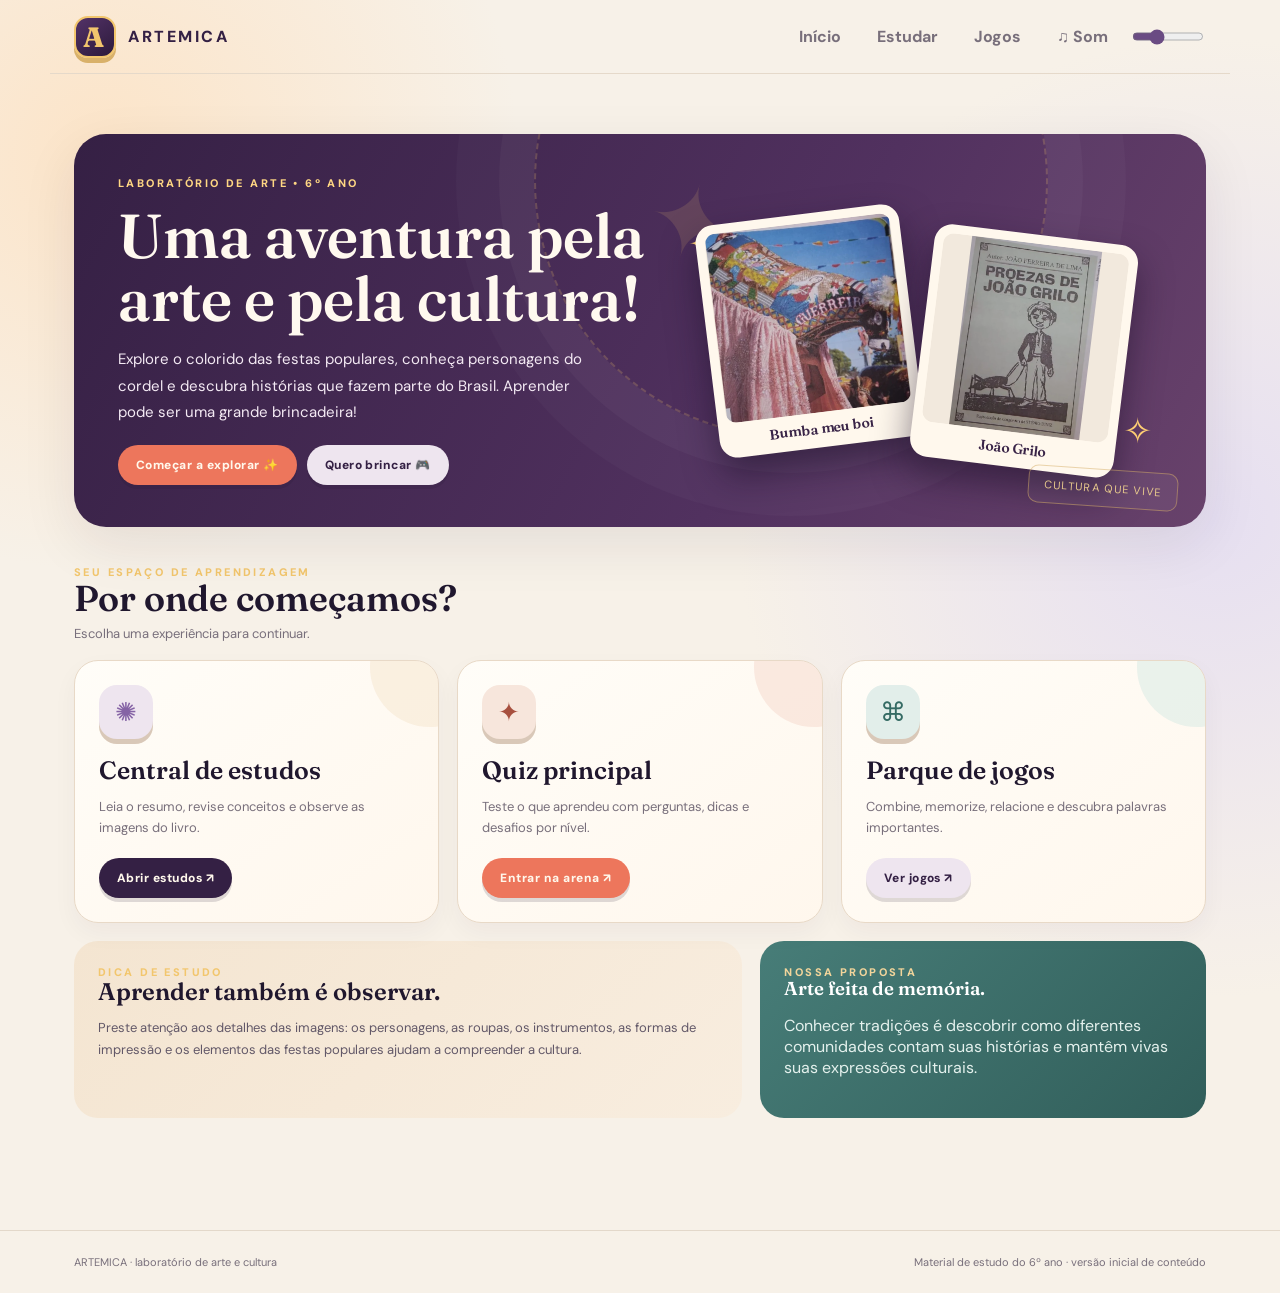
<file: index.html>
<!doctype html>
<html lang="pt-BR">
<head>
<meta charset="utf-8">
<meta name="viewport" content="width=device-width,initial-scale=1">
<meta name="theme-color" content="#17152a">
<meta name="description" content="ArteMica — laboratório de arte e cultura popular para o 6º ano.">
<link rel="manifest" href="manifest.webmanifest">
<link rel="icon" href="assets/icon-192.png">
<title>ArteMica — Laboratório de Arte</title>
<style>
@import url('https://fonts.googleapis.com/css2?family=DM+Sans:wght@400;500;600;700;800&family=Fraunces:opsz,wght@9..144,500;9..144,600;9..144,700&display=swap');
:root{--ink:#211b32;--paper:#f5f0e7;--cream:#fffaf1;--violet:#6a4b83;--plum:#382447;--coral:#dc765e;--gold:#d5ae67;--teal:#477d78;--muted:#786f7b;--line:#e3d8ca;--shadow:0 18px 55px #24142a16}
*{box-sizing:border-box}html{scroll-behavior:smooth}body{margin:0;background:var(--paper);color:var(--ink);font-family:'DM Sans',sans-serif}
button{font:inherit;cursor:pointer;border:0}.shell{max-width:1180px;margin:auto;padding:0 24px}
.topbar{height:74px;display:flex;align-items:center;justify-content:space-between;border-bottom:1px solid #ded3c6}
.brand{display:flex;gap:12px;align-items:center;font-weight:800;letter-spacing:.13em;color:var(--plum)}
.mark{width:42px;height:42px;border-radius:14px;background:var(--plum);display:grid;place-items:center;color:var(--gold);font-family:Fraunces;font-size:28px;box-shadow:0 6px 18px #38244733}
.topnav{display:flex;gap:8px}.ghost{background:transparent;padding:10px 14px;border-radius:999px;color:var(--muted);font-weight:700}.ghost:hover{background:#e9dfd3;color:var(--plum)}
.hero{position:relative;overflow:hidden;border-radius:30px;background:var(--plum);color:#fff9ef;margin:28px 0 26px;padding:46px 48px;min-height:310px;box-shadow:var(--shadow)}
.hero:before{content:"";position:absolute;right:-80px;top:-160px;width:470px;height:470px;border:1px solid #ffffff20;border-radius:50%;box-shadow:0 0 0 34px #ffffff08,0 0 0 70px #ffffff06,0 0 0 108px #ffffff05}
.hero:after{content:"✳";position:absolute;right:105px;top:30px;font-size:190px;color:#d5ae671c;transform:rotate(-12deg)}
.eyebrow{text-transform:uppercase;letter-spacing:.22em;font-size:11px;font-weight:800;color:var(--gold)}
h1,h2,h3{font-family:Fraunces,serif;font-weight:600;margin:0;line-height:1.06}
.hero h1{font-size:clamp(42px,6vw,68px);max-width:650px;margin:14px 0}
.hero p{color:#e8dce7;max-width:540px;line-height:1.7;font-size:15px}
.hero .stamp{position:absolute;right:42px;bottom:32px;z-index:1;border:1px solid #d5ae6780;color:#e7c98c;padding:11px 15px;border-radius:10px;font-size:11px;letter-spacing:.12em;text-transform:uppercase;transform:rotate(-5deg)}
.section-head{display:flex;justify-content:space-between;align-items:end;margin:36px 0 16px;gap:18px}
.section-head h2{font-size:32px}.section-head p{color:var(--muted);font-size:13px;margin:8px 0 0}
.grid{display:grid;grid-template-columns:repeat(3,1fr);gap:16px}
.card{background:var(--cream);border:1px solid var(--line);border-radius:22px;padding:23px;box-shadow:0 7px 22px #29192a08;transition:.2s}
.card:hover{transform:translateY(-3px);box-shadow:var(--shadow)}
.card .symbol{width:48px;height:48px;border-radius:16px;display:grid;place-items:center;font-size:23px;margin-bottom:18px;background:#eee5ef;color:var(--violet)}
.card:nth-child(2) .symbol{background:#f7e6dc;color:#a7503f}.card:nth-child(3) .symbol{background:#e2eeea;color:#356b64}
.card h3{font-size:23px;margin-bottom:8px}.card p{font-size:13px;color:var(--muted);line-height:1.6;min-height:42px}
.action{background:var(--plum);color:#fff8ec;border-radius:999px;padding:12px 18px;font-weight:800;font-size:12px;letter-spacing:.04em}
.action:hover{background:#563563}.action.secondary{background:#eee5ef;color:var(--plum)}.action.coral{background:var(--coral)}.action:disabled{opacity:.45;cursor:not-allowed}
.feature-row{display:grid;grid-template-columns:1.2fr .8fr;gap:16px;margin:18px 0 42px}
.note{background:#e9dfd0;border-radius:22px;padding:24px}.note h3{font-size:24px;margin-bottom:10px}.note p{font-size:13px;line-height:1.7;color:#625868}
.note-dark{background:#477d78;color:#fff;border-radius:22px;padding:24px}.note-dark p{color:#e4f1ed}
.screen{display:none;padding:34px 0 70px}.screen.active{display:block}
.back{background:transparent;color:var(--muted);font-weight:700;padding:7px 0 18px}
.panel{background:var(--cream);border:1px solid var(--line);border-radius:24px;padding:26px;box-shadow:var(--shadow)}
.lesson p{line-height:1.8;color:#514958}.lesson h3{margin:24px 0 8px;font-size:24px}
.lesson ul{line-height:1.8;color:#514958;padding-left:22px}
.lesson-grid{display:grid;grid-template-columns:1fr 1fr;gap:18px}
.page-image{width:100%;height:260px;object-fit:contain;background:#eee8e1;border-radius:14px;border:1px solid var(--line);cursor:zoom-in}
.figcap{font-size:11px;color:var(--muted);margin-top:7px}
.quiz-layout{display:grid;grid-template-columns:1fr 280px;gap:18px}
.kicker{font-size:11px;letter-spacing:.18em;text-transform:uppercase;color:var(--violet);font-weight:800}
.question{font-family:Fraunces,serif;font-size:clamp(25px,4vw,38px);line-height:1.2;margin:16px 0 25px}
.answers{display:grid;gap:10px}.answer{background:#f6f0e8;border:1px solid var(--line);border-radius:14px;padding:15px 17px;text-align:left;color:var(--ink);font-weight:700}
.answer:hover{border-color:var(--violet);background:#f0e9f3}.answer.correct{background:#e0eee8;border-color:#6b9b83}.answer.wrong{background:#f7e3df;border-color:#cb7669}
.feedback{margin-top:15px;padding:14px;border-radius:14px;background:#f0e9f3;color:var(--plum);line-height:1.6;font-size:13px}
.progress{height:7px;background:#e9dfd3;border-radius:99px;overflow:hidden;margin:12px 0}.progress span{display:block;height:100%;background:var(--coral);width:0}
.meta{display:flex;justify-content:space-between;color:var(--muted);font-size:12px;font-weight:700}
.sidebar{display:grid;gap:12px;align-content:start}.stat{background:#eee5ef;border-radius:17px;padding:17px}.stat strong{display:block;font:600 30px Fraunces;color:var(--plum)}.stat small{font-size:11px;color:var(--muted);text-transform:uppercase;letter-spacing:.1em}
.levels{display:grid;grid-template-columns:repeat(3,1fr);gap:12px;margin:16px 0}
.level{border:1px solid var(--line);border-radius:16px;background:#f8f3ec;padding:16px;text-align:left}.level.selected{border:2px solid var(--violet);background:#f0e9f3}.level strong{display:block;font:600 22px Fraunces}.level small{display:block;color:var(--muted);margin-top:5px}
.game-grid{display:grid;grid-template-columns:repeat(2,1fr);gap:14px}
.game-tile{background:var(--cream);border:1px solid var(--line);border-radius:18px;padding:21px;text-align:left;min-height:135px}.game-tile b{display:block;font:600 22px Fraunces;margin:8px 0}.game-tile span{font-size:12px;color:var(--muted)}
.match-grid{display:grid;grid-template-columns:repeat(2,1fr);gap:10px;margin-top:15px}
.match-item{background:#f5eee5;border:1px solid var(--line);border-radius:13px;padding:14px;text-align:left;font-weight:700;min-height:66px}.match-item.selected{border:2px solid var(--violet);background:#f0e9f3}.match-item.done{background:#e0eee8;opacity:.6}
.memory-grid{display:grid;grid-template-columns:repeat(4,1fr);gap:9px;margin-top:16px}
.memory-card{aspect-ratio:1;background:var(--plum);color:#f3d9a4;border-radius:13px;font-size:23px;font-weight:800}.memory-card.revealed{background:#eee5ef;color:var(--plum);font-size:12px;padding:8px}.cross-grid{display:grid;grid-template-columns:repeat(7,38px);gap:4px;margin:18px 0}.cross-cell{width:38px;height:38px;text-align:center;text-transform:uppercase;font-weight:800;border:1px solid #cfc1b1;border-radius:7px;background:#fffaf1;color:var(--plum);font-size:17px}.cross-cell.empty{visibility:hidden}
.word-list{display:flex;flex-wrap:wrap;gap:8px;margin-top:12px}.word{background:#efe5ef;padding:8px 12px;border-radius:999px;font-size:12px;font-weight:800}
footer{border-top:1px solid var(--line);padding:24px 0;color:var(--muted);font-size:11px}
.modal{display:none;position:fixed;inset:0;background:#171322cc;z-index:10;place-items:center;padding:20px}.modal.open{display:grid}.modal img{max-width:94vw;max-height:88vh;border-radius:14px;background:white}
@media(max-width:850px){.grid{grid-template-columns:1fr 1fr}.quiz-layout,.feature-row{grid-template-columns:1fr}.sidebar{grid-template-columns:repeat(3,1fr)}}
@media(max-width:600px){.shell{padding:0 15px}.topbar{height:64px}.topnav .ghost:nth-child(2){display:none}.hero{padding:30px 25px;min-height:330px}.hero .stamp{right:20px;bottom:20px}.grid,.lesson-grid,.game-grid{grid-template-columns:1fr}.section-head{align-items:start;flex-direction:column}.levels{grid-template-columns:1fr}.sidebar{grid-template-columns:1fr 1fr}.memory-grid{grid-template-columns:repeat(3,1fr)}.panel{padding:19px}}

/* ARTE MICA — nova identidade da tela inicial */
:root{--ink:#20172e;--paper:#f7f1e8;--cream:#fffdf8;--plum:#342044;--coral:#ed765c;--gold:#f2c66d;--teal:#4b9b91;--violet:#8563a5}
body{background:radial-gradient(circle at 8% 12%,#fce4c8 0,transparent 26rem),radial-gradient(circle at 95% 40%,#e6dff1 0,transparent 30rem),var(--paper)}
.topbar{border-bottom:1px solid #e5d9ca}.brand{letter-spacing:.16em}.mark{background:linear-gradient(145deg,#533267,#2c1a3b);border:2px solid #f2c66d;box-shadow:0 5px 0 #d9b16a}
.hero{min-height:390px;margin:26px 0 34px;padding:42px 44px;border-radius:32px;background:linear-gradient(118deg,#352044 0%,#51315f 62%,#68426b 100%);isolation:isolate;display:grid;grid-template-columns:1.05fr .95fr;align-items:center;gap:16px}
.hero:before{right:14%;top:-210px;width:510px;height:510px;border:2px dashed #f2c66d38;box-shadow:0 0 0 35px #ffffff08,0 0 0 78px #ffffff06}
.hero:after{content:"✦";right:42%;top:24px;font-size:100px;color:#f2c66d25;transform:rotate(15deg)}
.hero-copy{position:relative;z-index:2}.hero .eyebrow{color:#ffd783}.hero h1{font-size:clamp(38px,5vw,62px);max-width:600px;line-height:1.02;margin:14px 0 16px}.hero p{font-size:15px;max-width:490px;line-height:1.75;color:#f4eaf4}.hero .stamp{right:28px;bottom:20px;transform:rotate(4deg);background:#ffffff0c}
.hero-art{position:relative;z-index:1;display:flex;align-items:center;justify-content:center;gap:12px;min-height:275px}.hero-art figure{margin:0;position:relative;background:#fff8ed;padding:9px 9px 35px;border-radius:18px;box-shadow:0 18px 35px #160c2180;transform:rotate(-7deg);width:min(46%,205px)}.hero-art figure+figure{transform:rotate(7deg) translateY(20px)}.hero-art img{display:block;width:100%;height:190px;object-fit:contain;background:#f2e9dd;border-radius:11px}.hero-art figcaption{position:absolute;bottom:10px;left:8px;right:8px;text-align:center;font:600 14px Fraunces,serif;color:#392447}.hero-art .spark{position:absolute;color:#ffcf73;font-size:35px}.hero-art .spark.one{left:3%;top:10%}.hero-art .spark.two{right:2%;bottom:5%}
.section-head{margin:38px 0 18px}.section-head h2{font-size:clamp(28px,4vw,36px)}
.grid{gap:18px}.card{position:relative;overflow:hidden;min-height:225px;padding:24px;border-radius:24px;border:1px solid #e8d9c7;background:linear-gradient(145deg,#fffdf8,#fff7ed);box-shadow:0 10px 24px #3520440b}.card:after{content:"";position:absolute;width:120px;height:120px;border-radius:50%;right:-52px;top:-54px;background:#f4dfc6;opacity:.42}.card:nth-child(2):after{background:#f4cfc3}.card:nth-child(3):after{background:#cde4df}.card .symbol{width:54px;height:54px;border-radius:18px;font-size:26px;box-shadow:0 5px 0 #d9c8b8}.card h3{font-size:25px}.card p{min-height:48px;font-size:13px}.action{box-shadow:0 4px 0 #26152f26;transition:transform .15s,box-shadow .15s}.action:hover{transform:translateY(-2px);box-shadow:0 6px 0 #26152f26}
.feature-row{gap:18px}.note,.note-dark{border-radius:24px}.note{background:linear-gradient(135deg,#f4e5d1,#f8eddf)}.note-dark{background:linear-gradient(135deg,#477d78,#315e5a)}
/* A galeria agora mostra somente as ilustrações extraídas, nunca fotos das páginas. */
.artwork-gallery{display:grid;grid-template-columns:1fr 1fr;gap:14px}.artwork-card{margin:0;padding:12px;background:#fffaf1;border:1px solid var(--line);border-radius:18px;box-shadow:0 8px 20px #24142a0d}.artwork-card img{width:100%;height:220px;object-fit:contain;background:#f1e9df;border-radius:12px;cursor:zoom-in}.artwork-card figcaption{font:600 15px Fraunces,serif;color:var(--plum);padding:10px 3px 2px;text-align:center}
@media(max-width:760px){.hero{grid-template-columns:1fr;padding:30px 25px;gap:2px}.hero-art{min-height:220px;margin:0 auto;width:min(100%,420px)}.hero-art img{height:145px}.hero-art figure{width:44%}.hero-art figcaption{font-size:12px}.hero .stamp{right:18px;bottom:12px}.artwork-card img{height:170px}}
@media(max-width:480px){.hero{min-height:0;padding-bottom:48px}.hero h1{font-size:39px}.hero-art{min-height:190px}.hero-art img{height:130px}.grid{grid-template-columns:1fr}.card{min-height:0}.artwork-gallery{grid-template-columns:1fr}.artwork-card img{height:210px}}

</style>
</head>
<body>
<header class="shell topbar">
  <div class="brand"><div class="mark">A</div><span>ARTEMICA</span></div>
  <nav class="topnav"><button class="ghost" onclick="show('home')">Início</button><button class="ghost" onclick="show('study')">Estudar</button><button class="ghost" onclick="show('games')">Jogos</button><button class="ghost" id="soundToggle" onclick="toggleSound()" aria-label="Ativar som">♫ Som</button><input id="volume" type="range" min="0" max="100" value="30" aria-label="Volume" style="width:72px;accent-color:#6a4b83" oninput="setVolume(this.value)"></nav>
</header>
<main class="shell">
<section id="home" class="screen active">
  <div class="hero">
    <div class="hero-copy">
      <div class="eyebrow">Laboratório de arte • 6º ano</div>
      <h1>Uma aventura pela arte e pela cultura!</h1>
      <p>Explore o colorido das festas populares, conheça personagens do cordel e descubra histórias que fazem parte do Brasil. Aprender pode ser uma grande brincadeira!</p>
      <div style="display:flex;gap:10px;flex-wrap:wrap;margin-top:20px"><button class="action coral" onclick="show('study')">Começar a explorar ✨</button><button class="action secondary" onclick="show('games')">Quero brincar 🎮</button></div>
    </div>
    <div class="hero-art" aria-label="Ilustrações do Bumba meu boi e de João Grilo">
      <span class="spark one">✦</span><figure><img src="[data-uri]" alt="Ilustração do Bumba meu boi"><figcaption>Bumba meu boi</figcaption></figure>
      <figure><img src="[data-uri]" alt="Xilogravura de João Grilo"><figcaption>João Grilo</figcaption></figure><span class="spark two">✧</span>
    </div>
    <div class="stamp">Cultura que vive</div>
  </div>
  <div id="homeNotice" class="feedback" hidden style="margin:16px 0"></div>
  <div class="section-head"><div><div class="eyebrow">Seu espaço de aprendizagem</div><h2>Por onde começamos?</h2><p>Escolha uma experiência para continuar.</p></div></div>
  <div class="grid">
    <article class="card"><div class="symbol">✺</div><h3>Central de estudos</h3><p>Leia o resumo, revise conceitos e observe as imagens do livro.</p><button class="action" onclick="show('study')">Abrir estudos ↗</button></article>
    <article class="card"><div class="symbol">✦</div><h3>Quiz principal</h3><p>Teste o que aprendeu com perguntas, dicas e desafios por nível.</p><button class="action coral" onclick="show('quizSetup')">Entrar na arena ↗</button></article>
    <article class="card"><div class="symbol">⌘</div><h3>Parque de jogos</h3><p>Combine, memorize, relacione e descubra palavras importantes.</p><button class="action secondary" onclick="show('games')">Ver jogos ↗</button></article>
  </div>
  <div class="feature-row">
    <div class="note"><div class="eyebrow">Dica de estudo</div><h3>Aprender também é observar.</h3><p>Preste atenção aos detalhes das imagens: os personagens, as roupas, os instrumentos, as formas de impressão e os elementos das festas populares ajudam a compreender a cultura.</p></div>
    <div class="note-dark"><div class="eyebrow" style="color:#f2d59b">Nossa proposta</div><h3>Arte feita de memória.</h3><p>Conhecer tradições é descobrir como diferentes comunidades contam suas histórias e mantêm vivas suas expressões culturais.</p></div>
  </div>
</section>

<section id="study" class="screen">
<button class="back" onclick="show('home')">← Voltar ao início</button>
<div class="section-head"><div><div class="eyebrow">Caderno de revisão</div><h2>Central de estudos</h2><p>Resumo elaborado a partir das fotografias recebidas.</p></div></div>
<div class="lesson-grid">
<div class="panel lesson">
<h3>1. Danças folclóricas</h3>
<p>As danças folclóricas são tradições de uma comunidade. Elas preservam a identidade cultural de um grupo por meio de práticas corporais criadas coletivamente, mantidas e repetidas ao longo do tempo. Muitas têm raízes em manifestações populares que surgiram na Idade Média e foram adaptadas durante os séculos.</p>
<h3>Auto do boi</h3>
<p>No Norte do Brasil, uma das principais danças ligadas ao Festival de Parintins é o auto do boi. O texto informa que a festa tem registros desde 1840, no Recife, Nordeste, e reúne elementos de culturas indígenas, europeias e africanas.</p>
<p>Em diferentes estados, a manifestação recebe nomes como <b>boi-bumbá, boi pintadinho, bumba meu boi</b> e <b>cavalo marinho</b>. O boi é construído com madeira e tecidos. Os festejos contam a história de sua morte e ressurreição, seguindo um enredo transmitido entre gerações.</p>\n<h3>Balaio: dança do Rio Grande do Sul</h3>
<p>O livro também apresenta o <b>balaio</b> como uma dança folclórica tradicional do Rio Grande do Sul. O dançarino é chamado de <b>peão</b> e a dançarina de <b>prenda</b>. Os pares giram em sentido anti-horário e formam uma roda. Entre os movimentos estão:</p>
<ul><li><b>Sarandeio:</b> a prenda movimenta a saia enquanto marca o ritmo musical nos passos.</li><li><b>Sapateio:</b> os peões sapateiam ao reencontrar a prenda.</li></ul>
<p>O texto explica que as danças populares brasileiras continuam evoluindo, incorporando novas influências e mantendo vivas as tradições das comunidades.</p>
<h3>2. Literatura de cordel</h3>
<p>É uma manifestação cultural popular brasileira desenvolvida principalmente no Nordeste. Deriva do trovadorismo, tradição literária que chegou ao Brasil com os colonizadores portugueses e se caracterizava pela transmissão oral de poemas narrativos.</p>
<p>O cordel apresenta histórias sobre a vida no Sertão, figuras populares e lendas regionais. Entre seus personagens aparecem <b>João Grilo</b> e <b>Pedro Malasartes</b>, associados à astúcia, esperteza e capacidade de adaptação.</p>
<h3>Personagens</h3>
<ul><li><b>João Grilo:</b> personagem inteligente, que enfrenta situações difíceis com humor e também aborda críticas sociais.</li><li><b>Pedro Malasartes:</b> personagem de origem portuguesa que usa sua astúcia para obter vantagem sobre outras pessoas.</li></ul>
<p>As histórias refletem o cotidiano e as lutas do povo nordestino e de outras regiões do Brasil, podendo representar resistência e busca por justiça.</p>
<h3>Características do cordel</h3>
<ul><li>Ritmo cadenciado.</li><li>Rimas que facilitam a memorização e a recitação.</li><li>Temas variados: seca, política, religião, justiça e romance.</li><li>Histórias criativas, muitas vezes com ensinamentos morais ou críticas à sociedade.</li><li>Combinação de palavras e ilustrações, mantendo viva a tradição da oralidade.</li></ul>
<h3>Xilogravura e oralidade</h3>
<p>As imagens do material mostram uma reprodução de xilogravura de Stênio Diniz. A página identifica a imagem como uma reprodução de xilogravura de Stênio Diniz. O trecho visível também destaca que a combinação de palavras e ilustrações ajuda a manter a tradição do cordel viva entre gerações.</p>
<div class="feedback"><b>Para memorizar:</b> cordel = poesia popular + ritmo e rima + histórias + oralidade + ilustrações/xilogravura.</div>
</div>
<div>
<div class="panel"><div class="eyebrow">Galeria de personagens</div><h3 style="font-size:24px;margin:8px 0 14px">Veja as ilustrações originais</h3>
<div class="artwork-gallery">
<figure class="artwork-card"><img src="[data-uri]" onclick="zoom(this.src)" alt="Ilustração do Bumba meu boi"><figcaption>Bumba meu boi</figcaption></figure>
<figure class="artwork-card"><img src="[data-uri]" onclick="zoom(this.src)" alt="Xilogravura de João Grilo"><figcaption>João Grilo</figcaption></figure>
</div>
<div class="feedback" style="margin-top:14px">Aqui aparecem somente as imagens dos personagens e manifestações culturais — não as fotografias das páginas do livro.</div>
</div>
<div class="panel lesson" style="margin-top:16px"><div class="eyebrow">Gabarito de revisão</div><h3 style="font-size:24px;margin:8px 0">Respostas do questionário enviado</h3>
<h3>Organizando o conhecimento</h3>
<p><b>1.</b> A pergunta trata da dança na Idade Média e da posição da Igreja. As páginas explicativas que fundamentam essa resposta não vieram nas fotografias. Para não inventar uma justificativa que talvez não corresponda ao livro, esta resposta fica pendente da página anterior do capítulo.</p>
<p><b>2.</b> A pergunta sobre a dança carole também depende da explicação da página anterior, que deve informar como a dança era realizada e qual crítica a Igreja fazia. Não vou apresentar uma resposta como certa sem esse trecho.</p>
<p><b>3. Classificação:</b></p>
<ul><li>Camponeses em festas e celebrações ao ar livre — <b>danças populares</b>.</li><li>Movimentos livres e espontâneos — <b>danças populares</b>.</li><li>Praticada em castelos e palácios pela nobreza — <b>danças de salão</b>.</li><li>Movimentos refinados e regras — <b>danças de salão</b>.</li><li>Sapateado, batidas de pés e palmas — <b>danças populares</b>.</li><li>Passos sofisticados e maior habilidade técnica — <b>danças de salão</b>.</li></ul>
<h3>Testando as ideias</h3>
<p><b>1.</b> A questão pede como as danças medievais eram transmitidas e por que há pouca documentação. A explicação mais provável é a transmissão pela prática, observação e repetição, com pouca anotação escrita das manifestações populares. Porém, a página explicativa sobre esse assunto não foi enviada; confirme a formulação no trecho anterior do capítulo antes de memorizar.</p>
<p><b>2.</b> Alternativa <b>C</b>: a valsa tem ritmo em três tempos, é caracterizada pelos giros dos dançarinos e foi popular nos salões do século XIX.</p>
<div class="feedback"><b>Para completar o gabarito:</b> envie a página imediatamente anterior ao exercício, onde o livro explica a dança medieval e a carole. As respostas 3 e Testando as ideias 2 já estão resolvidas com base nas páginas recebidas.</div>
</div>
</div>
</div>
</section>

<section id="quizSetup" class="screen">
<button class="back" onclick="show('home')">← Voltar ao início</button>
<div class="panel">
<div class="eyebrow">Arena de conhecimento</div><h2 style="font-size:36px;margin:8px 0">Escolha seu desafio</h2>
<p style="color:var(--muted);line-height:1.6">Todas as perguntas da rodada serão apresentadas. A cada nova partida, a ordem muda.</p>
<div class="levels">
<button class="level selected" data-level="facil" onclick="selectLevel(this)"><strong>Fácil</strong><small>1 min 30 s por pergunta · 3 vidas</small></button>
<button class="level" data-level="normal" onclick="selectLevel(this)"><strong>Normal</strong><small>1 min por pergunta · 4 vidas</small></button>
<button class="level" data-level="dificil" onclick="selectLevel(this)"><strong>Difícil</strong><small>30 s por pergunta · 5 vidas</small></button>
</div>
<div style="display:flex;gap:10px;flex-wrap:wrap"><button class="action coral" onclick="startQuiz()">Começar quiz →</button><button class="action secondary" onclick="show('study')">Revisar antes</button></div>
<p style="font-size:11px;color:var(--muted);margin-top:14px">O cronômetro e as vidas funcionam no quiz principal. Os outros jogos são atividades de treino sem pressão de tempo.</p>
</div>
</section>

<section id="quiz" class="screen">
<button class="back" onclick="show('home')">← Voltar ao início</button>
<div class="quiz-layout">
<div class="panel">
<div class="meta"><span id="qCount">Pergunta 1</span><span id="qTimer">01:30</span></div><div class="progress"><span id="qProgress"></span></div>
<div class="kicker" id="qTopic">Cultura popular</div><div class="question" id="qText"></div>
<div class="answers" id="qAnswers"></div><div id="qFeedback"></div>
<div style="display:flex;gap:9px;flex-wrap:wrap;margin-top:18px"><button class="action" id="nextBtn" onclick="nextQuestion()" disabled>Próxima →</button><button class="action secondary" onclick="skipQuestion()">Adiar pergunta ↷</button><button class="action secondary" onclick="showHint()">Dica</button></div>
</div>
<aside class="sidebar">
<div class="stat"><small>Vidas</small><strong id="qLives">♥ ♥ ♥</strong></div>
<div class="stat"><small>Acertos</small><strong id="qScore">0</strong></div>
<div class="stat"><small>Respondidas</small><strong id="qDone">0</strong></div>
<button class="action secondary" onclick="show('home')">Sair para início</button>
</aside>
</div>
</section>

<section id="result" class="screen">
<div class="panel" style="text-align:center;padding:42px">
<div class="eyebrow">Fim da rodada</div><h2 style="font-size:42px;margin:10px 0">Seu resultado</h2>
<div id="resultText" style="font-size:17px;color:var(--muted);line-height:1.8"></div>
<div style="display:flex;justify-content:center;gap:10px;flex-wrap:wrap;margin-top:20px"><button class="action coral" onclick="show('quizSetup')">Jogar novamente</button><button class="action secondary" onclick="show('home')">Voltar ao início</button><button class="action secondary" onclick="show('study')">Rever conteúdo</button></div>
</div>
</section>

<section id="games" class="screen">
<button class="back" onclick="show('home')">← Voltar ao início</button>
<div class="section-head"><div><div class="eyebrow">Aprender brincando</div><h2>Parque de jogos</h2><p>Pratique os conceitos da matéria de um jeito diferente.</p></div></div>
<div class="game-grid">
<button class="game-tile" onclick="startMatch()"><span>01 · associação</span><b>Associe os pares</b><span>Encontre conceitos e definições correspondentes.</span></button>
<button class="game-tile" onclick="startMemory()"><span>02 · memória</span><b>Jogo da memória</b><span>Vire as cartas e encontre os pares.</span></button>
<button class="game-tile" onclick="startTrueFalse()"><span>03 · decisão rápida</span><b>Verdadeiro ou falso</b><span>Julgue afirmações sobre a matéria.</span></button>
<button class="game-tile" onclick="startWordSearch()"><span>04 · vocabulário</span><b>Caça-palavras</b><span>Procure palavras essenciais do conteúdo.</span></button>
<button class="game-tile" onclick="startFill()"><span>05 · completar</span><b>Complete a ideia</b><span>Escolha a palavra que falta na frase.</span></button>
<button class="game-tile" onclick="startCrossword()"><span>06 · desafio de letras</span><b>Palavras cruzadas</b><span>Resolva pistas com palavras do conteúdo.</span></button>
</div>
</section>

<section id="activity" class="screen">
<button class="back" onclick="show('games')">← Voltar aos jogos</button>
<div class="panel" id="activityPanel"></div>
</section>
</main>
<footer><div class="shell" style="display:flex;justify-content:space-between;gap:10px;flex-wrap:wrap"><span>ARTEMICA · laboratório de arte e cultura</span><span>Material de estudo do 6º ano · versão inicial de conteúdo</span></div></footer>
<div class="modal" id="zoomModal" onclick="this.classList.remove('open')"><img id="zoomImage" alt="Imagem ampliada"></div>
<script src="app.js"></script>
</body></html>
</file>
